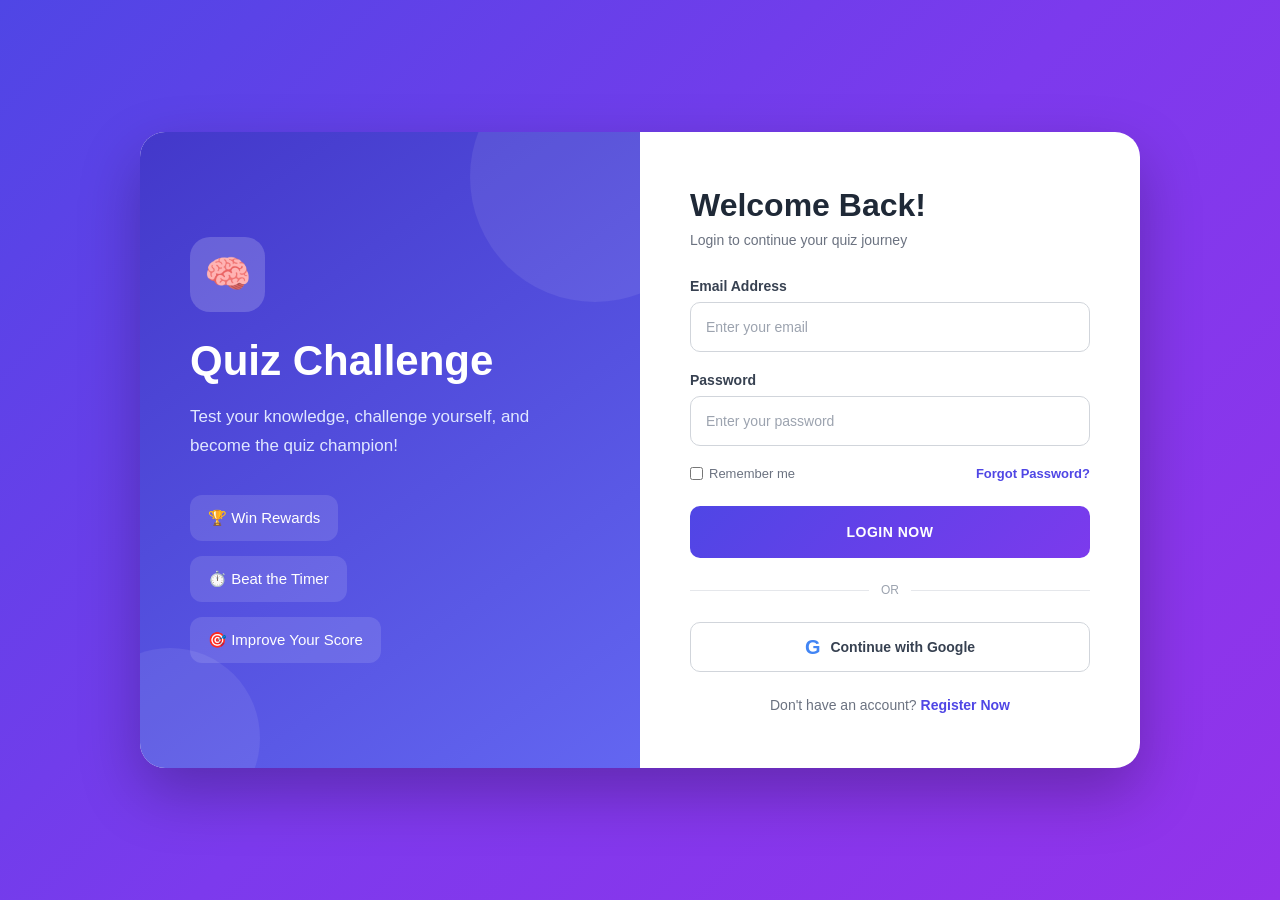
<file: index.html>
<!DOCTYPE html>
<html lang="en">
<head>
    <meta charset="UTF-8">
    <meta name="viewport" content="width=device-width, initial-scale=1.0">

    <title>Quiz Challenge - Login</title>

    <link rel="stylesheet" href="style.css">
</head>

<body>

    <div class="login-container">

        <!-- Left Side -->
        <div class="quiz-info">

            <div class="logo">🧠</div>

            <h1>Quiz Challenge</h1>

            <p>
                Test your knowledge, challenge yourself,
                and become the quiz champion!
            </p>

            <div class="features">
                <div>🏆 Win Rewards</div>
                <div>⏱️ Beat the Timer</div>
                <div>🎯 Improve Your Score</div>
            </div>

        </div>


        <!-- Right Side -->
        <div class="login-box">

            <h2>Welcome Back!</h2>

            <p class="subtitle">
                Login to continue your quiz journey
            </p>


            <!-- Login Form -->
            <form onsubmit="return loginUser()">

                <!-- Email -->
                <div class="input-group">

                    <label for="email">
                        Email Address
                    </label>

                    <input
                        type="email"
                        id="email"
                        placeholder="Enter your email"
                        required
                    >

                </div>


                <!-- Password -->
                <div class="input-group">

                    <label for="password">
                        Password
                    </label>

                    <input
                        type="password"
                        id="password"
                        placeholder="Enter your password"
                        required
                    >

                </div>


                <!-- Options -->
                <div class="login-options">

                    <label class="remember">

                        <input type="checkbox">

                        Remember me

                    </label>

                    <a href="#">
                        Forgot Password?
                    </a>

                </div>


                <!-- Login Button -->
                <button
                    type="submit"
                    class="login-btn"
                >
                    LOGIN NOW
                </button>

            </form>


            <!-- Divider -->
            <div class="divider">
                <span>OR</span>
            </div>


            <!-- Google Login -->
            <button
                type="button"
                class="google-btn"
            >
                <span>G</span>
                Continue with Google
            </button>


            <!-- Register -->
            <p class="register">

                Don't have an account?

                <a href="register.html">
                    Register Now
                </a>

            </p>

        </div>

    </div>


    <!-- Login JavaScript -->
    <script>

        function loginUser() {

            // Get entered values
            const email =
                document.getElementById("email").value.trim();

            const password =
                document.getElementById("password").value;


            // Correct login details
            const correctEmail = "abc@gmail.com";
            const correctPassword = "1234";


            // Check login
            if (
                email === correctEmail &&
                password === correctPassword
            ) {

                alert("Login successful! Welcome to Quiz Challenge.");

                // Open dashboard
                window.location.href = "dashboard.html";

            } else {

                alert("Invalid email or password!");

            }


            // Prevent form refresh
            return false;

        }

    </script>

</body>
</html>
</file>
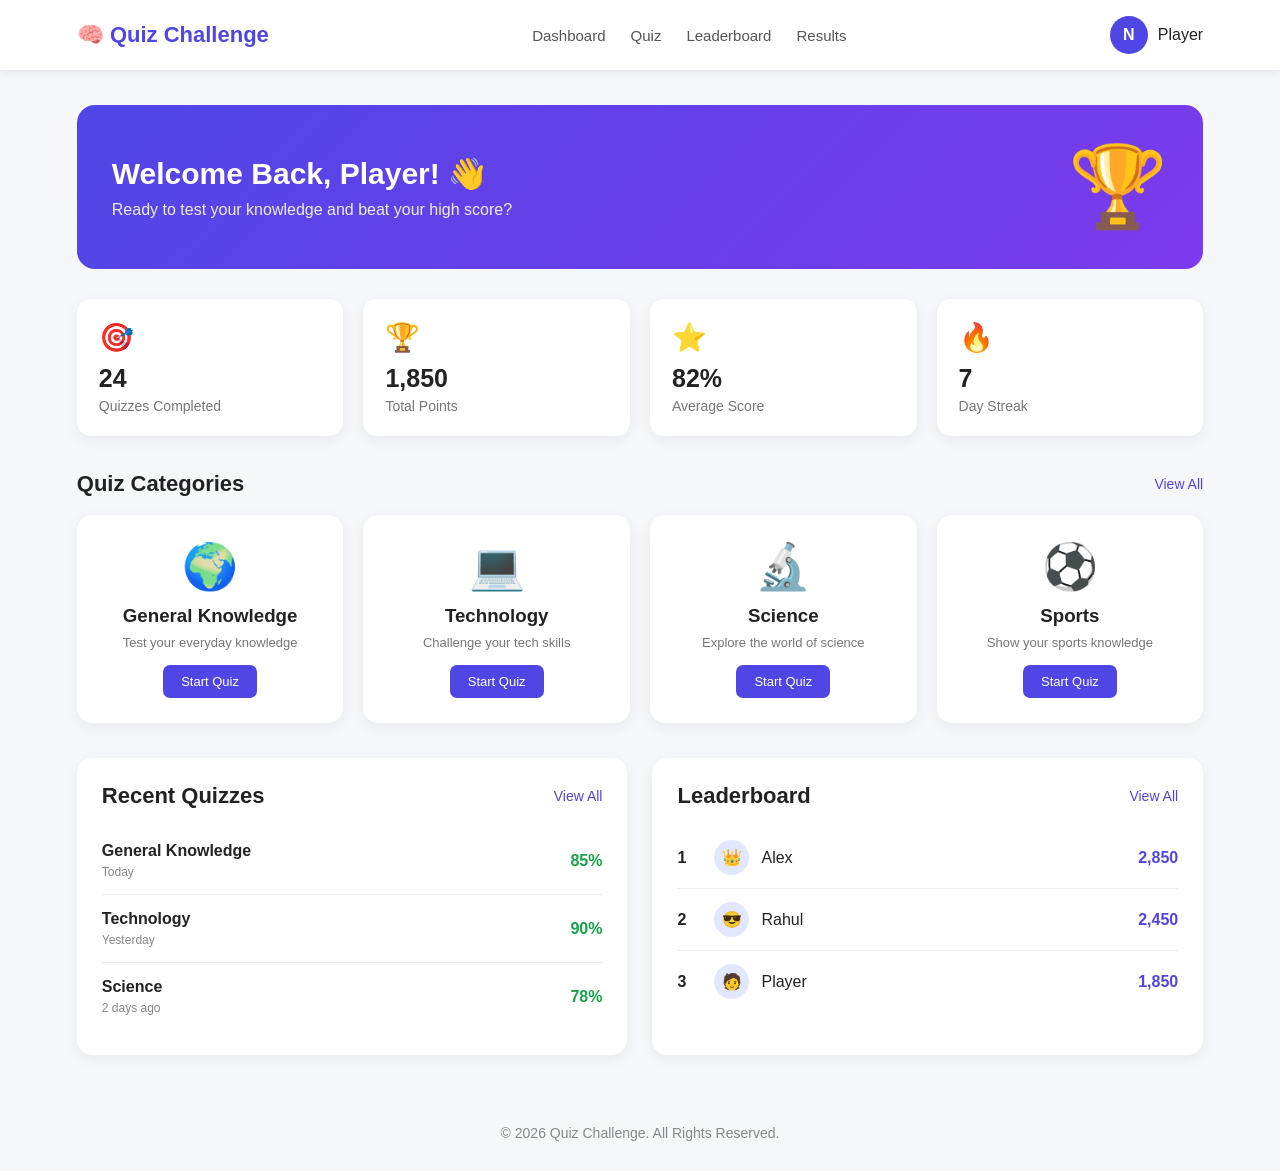
<file: dashboard.html>
<!DOCTYPE html>
<html lang="en">
<head>
    <meta charset="UTF-8">
    <meta name="viewport" content="width=device-width, initial-scale=1.0">
    <title>Quiz Challenge - Dashboard</title>

    <style>
        * {
            margin: 0;
            padding: 0;
            box-sizing: border-box;
            font-family: Arial, sans-serif;
        }

        body {
            background: #f5f7fb;
            color: #222;
        }

        /* Navbar */
        .navbar {
            height: 70px;
            background: #ffffff;
            display: flex;
            align-items: center;
            justify-content: space-between;
            padding: 0 6%;
            box-shadow: 0 2px 10px rgba(0,0,0,0.08);
        }

        .logo {
            font-size: 22px;
            font-weight: bold;
            color: #4f46e5;
        }

        .nav-links {
            display: flex;
            align-items: center;
            gap: 25px;
        }

        .nav-links a {
            text-decoration: none;
            color: #555;
            font-size: 15px;
        }

        .nav-links a:hover {
            color: #4f46e5;
        }

        .profile {
            display: flex;
            align-items: center;
            gap: 10px;
        }

        .profile-icon {
            width: 38px;
            height: 38px;
            border-radius: 50%;
            background: #4f46e5;
            color: white;
            display: flex;
            justify-content: center;
            align-items: center;
            font-weight: bold;
        }

        /* Main */
        .container {
            width: 88%;
            max-width: 1200px;
            margin: 35px auto;
        }

        /* Welcome */
        .welcome {
            background: linear-gradient(135deg, #4f46e5, #7c3aed);
            color: white;
            padding: 35px;
            border-radius: 18px;
            display: flex;
            justify-content: space-between;
            align-items: center;
            margin-bottom: 30px;
        }

        .welcome h1 {
            font-size: 30px;
            margin-bottom: 10px;
        }

        .welcome p {
            opacity: 0.9;
        }

        .welcome-icon {
            font-size: 80px;
        }

        /* Stats */
        .stats {
            display: grid;
            grid-template-columns: repeat(4, 1fr);
            gap: 20px;
            margin-bottom: 35px;
        }

        .stat-card {
            background: white;
            padding: 22px;
            border-radius: 14px;
            box-shadow: 0 4px 15px rgba(0,0,0,0.06);
        }

        .stat-icon {
            font-size: 28px;
            margin-bottom: 10px;
        }

        .stat-card h2 {
            font-size: 25px;
            margin-bottom: 5px;
        }

        .stat-card p {
            color: #777;
            font-size: 14px;
        }

        /* Section title */
        .section-title {
            display: flex;
            justify-content: space-between;
            align-items: center;
            margin-bottom: 18px;
        }

        .section-title h2 {
            font-size: 22px;
        }

        .section-title a {
            color: #4f46e5;
            text-decoration: none;
            font-size: 14px;
        }

        /* Categories */
        .categories {
            display: grid;
            grid-template-columns: repeat(4, 1fr);
            gap: 20px;
            margin-bottom: 35px;
        }

        .category-card {
            background: white;
            padding: 25px;
            border-radius: 15px;
            text-align: center;
            box-shadow: 0 4px 15px rgba(0,0,0,0.06);
            transition: 0.3s;
        }

        .category-card:hover {
            transform: translateY(-5px);
            box-shadow: 0 8px 20px rgba(0,0,0,0.1);
        }

        .category-icon {
            font-size: 45px;
            margin-bottom: 12px;
        }

        .category-card h3 {
            margin-bottom: 8px;
        }

        .category-card p {
            color: #777;
            font-size: 13px;
            margin-bottom: 15px;
        }

        .start-btn {
            display: inline-block;
            padding: 9px 18px;
            background: #4f46e5;
            color: white;
            border-radius: 7px;
            text-decoration: none;
            font-size: 13px;
        }

        .start-btn:hover {
            background: #4338ca;
        }

        /* Bottom section */
        .bottom-section {
            display: grid;
            grid-template-columns: 1fr 1fr;
            gap: 25px;
        }

        .box {
            background: white;
            padding: 25px;
            border-radius: 15px;
            box-shadow: 0 4px 15px rgba(0,0,0,0.06);
        }

        /* Recent quiz */
        .quiz-item {
            display: flex;
            justify-content: space-between;
            align-items: center;
            padding: 15px 0;
            border-bottom: 1px solid #eee;
        }

        .quiz-item:last-child {
            border-bottom: none;
        }

        .quiz-name {
            font-weight: bold;
        }

        .quiz-date {
            color: #888;
            font-size: 12px;
            margin-top: 5px;
        }

        .score {
            font-weight: bold;
            color: #16a34a;
        }

        /* Leaderboard */
        .leader {
            display: flex;
            align-items: center;
            justify-content: space-between;
            padding: 13px 0;
            border-bottom: 1px solid #eee;
        }

        .leader:last-child {
            border-bottom: none;
        }

        .leader-info {
            display: flex;
            align-items: center;
            gap: 12px;
        }

        .rank {
            font-weight: bold;
            width: 25px;
        }

        .leader-avatar {
            width: 35px;
            height: 35px;
            border-radius: 50%;
            background: #e0e7ff;
            display: flex;
            justify-content: center;
            align-items: center;
        }

        .points {
            font-weight: bold;
            color: #4f46e5;
        }

        /* Footer */
        footer {
            text-align: center;
            padding: 30px;
            margin-top: 40px;
            color: #888;
            font-size: 14px;
        }

        /* Responsive */
        @media (max-width: 900px) {
            .stats {
                grid-template-columns: repeat(2, 1fr);
            }

            .categories {
                grid-template-columns: repeat(2, 1fr);
            }
        }

        @media (max-width: 650px) {
            .navbar {
                padding: 0 20px;
            }

            .nav-links {
                display: none;
            }

            .container {
                width: 92%;
            }

            .welcome {
                padding: 25px;
            }

            .welcome h1 {
                font-size: 24px;
            }

            .welcome-icon {
                font-size: 50px;
            }

            .stats {
                grid-template-columns: 1fr 1fr;
                gap: 12px;
            }

            .categories {
                grid-template-columns: 1fr;
            }

            .bottom-section {
                grid-template-columns: 1fr;
            }
        }
    </style>
</head>

<body>

    <!-- Navbar -->
    <nav class="navbar">

        <div class="logo">
            🧠 Quiz Challenge
        </div>

        <div class="nav-links">
            <a href="dashboard.html">Dashboard</a>
            <a href="quiz.html">Quiz</a>
            <a href="leaderboard.html">Leaderboard</a>
            <a href="result.html">Results</a>
        </div>

        <div class="profile">
            <div class="profile-icon">N</div>
            <span>Player</span>
        </div>

    </nav>


    <!-- Main Content -->
    <main class="container">

        <!-- Welcome -->
        <section class="welcome">

            <div>
                <h1>Welcome Back, Player! 👋</h1>
                <p>Ready to test your knowledge and beat your high score?</p>
            </div>

            <div class="welcome-icon">
                🏆
            </div>

        </section>


        <!-- Statistics -->
        <section class="stats">

            <div class="stat-card">
                <div class="stat-icon">🎯</div>
                <h2>24</h2>
                <p>Quizzes Completed</p>
            </div>

            <div class="stat-card">
                <div class="stat-icon">🏆</div>
                <h2>1,850</h2>
                <p>Total Points</p>
            </div>

            <div class="stat-card">
                <div class="stat-icon">⭐</div>
                <h2>82%</h2>
                <p>Average Score</p>
            </div>

            <div class="stat-card">
                <div class="stat-icon">🔥</div>
                <h2>7</h2>
                <p>Day Streak</p>
            </div>

        </section>


        <!-- Quiz Categories -->
        <section>

            <div class="section-title">
                <h2>Quiz Categories</h2>
                <a href="quiz.html">View All</a>
            </div>

            <div class="categories">

                <div class="category-card">
                    <div class="category-icon">🌍</div>
                    <h3>General Knowledge</h3>
                    <p>Test your everyday knowledge</p>
                    <a href="quiz.html" class="start-btn">Start Quiz</a>
                </div>

                <div class="category-card">
                    <div class="category-icon">💻</div>
                    <h3>Technology</h3>
                    <p>Challenge your tech skills</p>
                    <a href="quiz.html" class="start-btn">Start Quiz</a>
                </div>

                <div class="category-card">
                    <div class="category-icon">🔬</div>
                    <h3>Science</h3>
                    <p>Explore the world of science</p>
                    <a href="quiz.html" class="start-btn">Start Quiz</a>
                </div>

                <div class="category-card">
                    <div class="category-icon">⚽</div>
                    <h3>Sports</h3>
                    <p>Show your sports knowledge</p>
                    <a href="quiz.html" class="start-btn">Start Quiz</a>
                </div>

            </div>

        </section>


        <!-- Bottom Section -->
        <section class="bottom-section">

            <!-- Recent Quizzes -->
            <div class="box">

                <div class="section-title">
                    <h2>Recent Quizzes</h2>
                    <a href="result.html">View All</a>
                </div>

                <div class="quiz-item">
                    <div>
                        <div class="quiz-name">General Knowledge</div>
                        <div class="quiz-date">Today</div>
                    </div>
                    <div class="score">85%</div>
                </div>

                <div class="quiz-item">
                    <div>
                        <div class="quiz-name">Technology</div>
                        <div class="quiz-date">Yesterday</div>
                    </div>
                    <div class="score">90%</div>
                </div>

                <div class="quiz-item">
                    <div>
                        <div class="quiz-name">Science</div>
                        <div class="quiz-date">2 days ago</div>
                    </div>
                    <div class="score">78%</div>
                </div>

            </div>


            <!-- Leaderboard -->
            <div class="box">

                <div class="section-title">
                    <h2>Leaderboard</h2>
                    <a href="leaderboard.html">View All</a>
                </div>

                <div class="leader">
                    <div class="leader-info">
                        <span class="rank">1</span>
                        <div class="leader-avatar">👑</div>
                        <span>Alex</span>
                    </div>
                    <span class="points">2,850</span>
                </div>

                <div class="leader">
                    <div class="leader-info">
                        <span class="rank">2</span>
                        <div class="leader-avatar">😎</div>
                        <span>Rahul</span>
                    </div>
                    <span class="points">2,450</span>
                </div>

                <div class="leader">
                    <div class="leader-info">
                        <span class="rank">3</span>
                        <div class="leader-avatar">🧑</div>
                        <span>Player</span>
                    </div>
                    <span class="points">1,850</span>
                </div>

            </div>

        </section>

    </main>


    <!-- Footer -->
    <footer>
        © 2026 Quiz Challenge. All Rights Reserved.
    </footer>

</body>
</html>
</file>
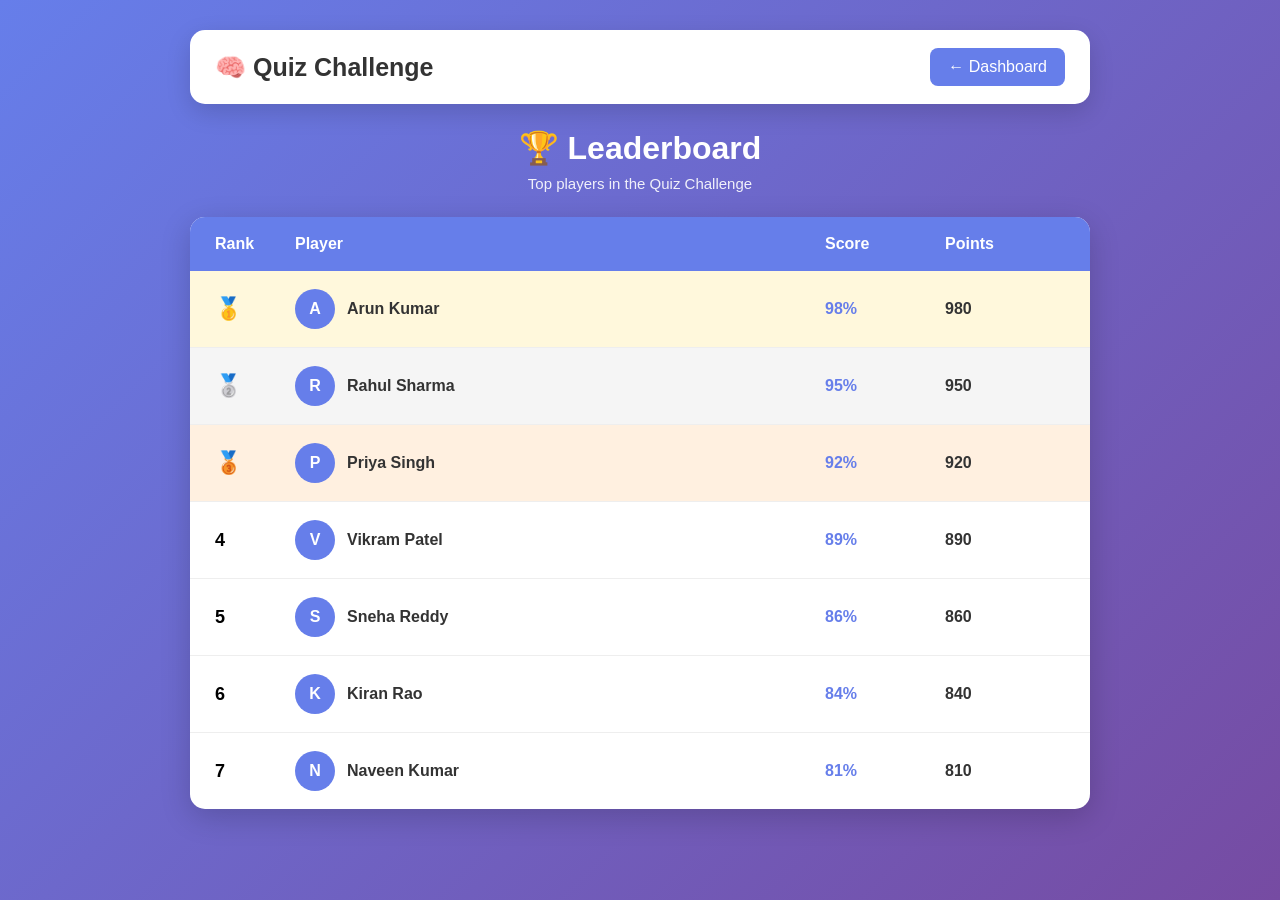
<file: leaderboard.html>
<!DOCTYPE html>
<html lang="en">
<head>
    <meta charset="UTF-8">
    <meta name="viewport" content="width=device-width, initial-scale=1.0">
    <title>Quiz Challenge - Leaderboard</title>

    <style>
        * {
            margin: 0;
            padding: 0;
            box-sizing: border-box;
            font-family: Arial, sans-serif;
        }

        body {
            min-height: 100vh;
            background: linear-gradient(135deg, #667eea, #764ba2);
            padding: 30px 15px;
        }

        .container {
            width: 100%;
            max-width: 900px;
            margin: auto;
        }

        /* Header */
        .header {
            display: flex;
            justify-content: space-between;
            align-items: center;
            background: white;
            padding: 18px 25px;
            border-radius: 15px;
            margin-bottom: 25px;
            box-shadow: 0 8px 25px rgba(0, 0, 0, 0.15);
        }

        .header h1 {
            color: #333;
            font-size: 25px;
        }

        .back-btn {
            text-decoration: none;
            background: #667eea;
            color: white;
            padding: 10px 18px;
            border-radius: 8px;
            transition: 0.3s;
        }

        .back-btn:hover {
            background: #4f63c5;
        }

        /* Title */
        .title {
            text-align: center;
            color: white;
            margin-bottom: 25px;
        }

        .title h2 {
            font-size: 32px;
            margin-bottom: 8px;
        }

        .title p {
            font-size: 15px;
            opacity: 0.9;
        }

        /* Leaderboard */
        .leaderboard {
            background: white;
            border-radius: 15px;
            overflow: hidden;
            box-shadow: 0 8px 30px rgba(0, 0, 0, 0.18);
        }

        .table-header,
        .player {
            display: grid;
            grid-template-columns: 80px 1fr 120px 120px;
            align-items: center;
            padding: 18px 25px;
        }

        .table-header {
            background: #667eea;
            color: white;
            font-weight: bold;
        }

        .player {
            border-bottom: 1px solid #eee;
            transition: 0.3s;
        }

        .player:hover {
            background: #f5f6ff;
        }

        .player:last-child {
            border-bottom: none;
        }

        .rank {
            font-weight: bold;
            font-size: 18px;
        }

        .player-name {
            display: flex;
            align-items: center;
            gap: 12px;
            font-weight: bold;
            color: #333;
        }

        .avatar {
            width: 40px;
            height: 40px;
            border-radius: 50%;
            background: #667eea;
            color: white;
            display: flex;
            align-items: center;
            justify-content: center;
            font-weight: bold;
        }

        .score {
            font-weight: bold;
            color: #667eea;
        }

        .points {
            font-weight: bold;
            color: #333;
        }

        /* Top 3 */
        .first {
            background: #fff8dc;
        }

        .second {
            background: #f5f5f5;
        }

        .third {
            background: #fff0e0;
        }

        .medal {
            font-size: 22px;
        }

        /* Responsive */
        @media (max-width: 600px) {

            body {
                padding: 15px 10px;
            }

            .header {
                padding: 15px;
            }

            .header h1 {
                font-size: 20px;
            }

            .back-btn {
                padding: 8px 12px;
                font-size: 13px;
            }

            .title h2 {
                font-size: 26px;
            }

            .table-header,
            .player {
                grid-template-columns: 55px 1fr 70px 70px;
                padding: 15px 12px;
                font-size: 13px;
            }

            .avatar {
                width: 32px;
                height: 32px;
                font-size: 12px;
            }

            .player-name {
                gap: 7px;
            }
        }
    </style>
</head>

<body>

    <div class="container">

        <!-- Header -->
        <div class="header">
            <h1>🧠 Quiz Challenge</h1>

            <a href="dashboard.html" class="back-btn">
                ← Dashboard
            </a>
        </div>

        <!-- Page Title -->
        <div class="title">
            <h2>🏆 Leaderboard</h2>
            <p>Top players in the Quiz Challenge</p>
        </div>

        <!-- Leaderboard -->
        <div class="leaderboard">

            <!-- Table Header -->
            <div class="table-header">
                <div>Rank</div>
                <div>Player</div>
                <div>Score</div>
                <div>Points</div>
            </div>

            <!-- Player 1 -->
            <div class="player first">
                <div class="rank medal">🥇</div>

                <div class="player-name">
                    <div class="avatar">A</div>
                    <span>Arun Kumar</span>
                </div>

                <div class="score">98%</div>
                <div class="points">980</div>
            </div>

            <!-- Player 2 -->
            <div class="player second">
                <div class="rank medal">🥈</div>

                <div class="player-name">
                    <div class="avatar">R</div>
                    <span>Rahul Sharma</span>
                </div>

                <div class="score">95%</div>
                <div class="points">950</div>
            </div>

            <!-- Player 3 -->
            <div class="player third">
                <div class="rank medal">🥉</div>

                <div class="player-name">
                    <div class="avatar">P</div>
                    <span>Priya Singh</span>
                </div>

                <div class="score">92%</div>
                <div class="points">920</div>
            </div>

            <!-- Player 4 -->
            <div class="player">
                <div class="rank">4</div>

                <div class="player-name">
                    <div class="avatar">V</div>
                    <span>Vikram Patel</span>
                </div>

                <div class="score">89%</div>
                <div class="points">890</div>
            </div>

            <!-- Player 5 -->
            <div class="player">
                <div class="rank">5</div>

                <div class="player-name">
                    <div class="avatar">S</div>
                    <span>Sneha Reddy</span>
                </div>

                <div class="score">86%</div>
                <div class="points">860</div>
            </div>

            <!-- Player 6 -->
            <div class="player">
                <div class="rank">6</div>

                <div class="player-name">
                    <div class="avatar">K</div>
                    <span>Kiran Rao</span>
                </div>

                <div class="score">84%</div>
                <div class="points">840</div>
            </div>

            <!-- Player 7 -->
            <div class="player">
                <div class="rank">7</div>

                <div class="player-name">
                    <div class="avatar">N</div>
                    <span>Naveen Kumar</span>
                </div>

                <div class="score">81%</div>
                <div class="points">810</div>
            </div>

        </div>

    </div>

</body>
</html>
</file>
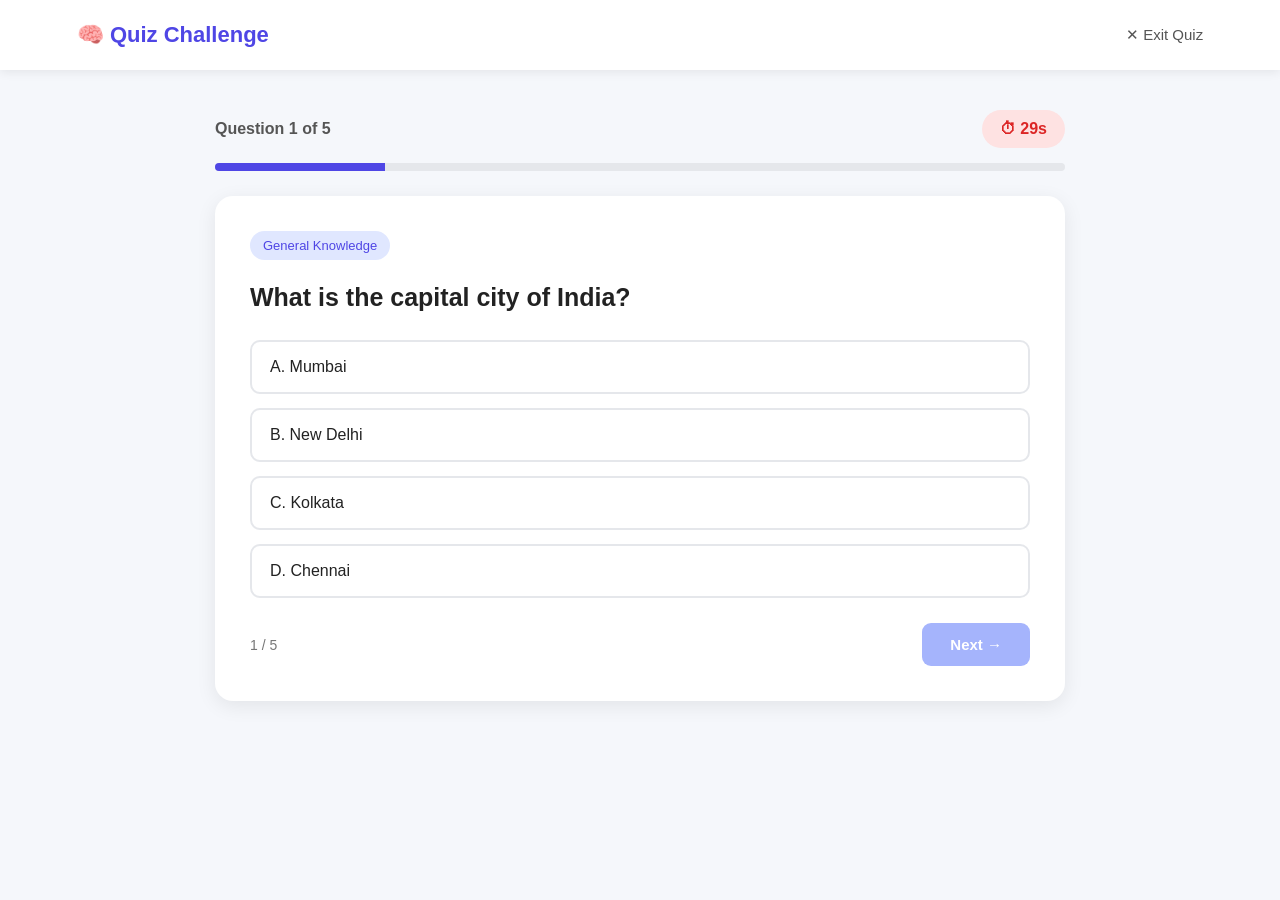
<file: quiz.html>
<!DOCTYPE html>
<html lang="en">
<head>
    <meta charset="UTF-8">
    <meta name="viewport" content="width=device-width, initial-scale=1.0">
    <title>Quiz Challenge - Quiz</title>

    <style>
        * {
            margin: 0;
            padding: 0;
            box-sizing: border-box;
            font-family: Arial, sans-serif;
        }

        body {
            min-height: 100vh;
            background: #f5f7fb;
            color: #222;
        }

        /* Navbar */
        .navbar {
            height: 70px;
            background: #ffffff;
            display: flex;
            justify-content: space-between;
            align-items: center;
            padding: 0 6%;
            box-shadow: 0 2px 10px rgba(0, 0, 0, 0.08);
        }

        .logo {
            color: #4f46e5;
            font-size: 22px;
            font-weight: bold;
        }

        .exit-btn {
            text-decoration: none;
            color: #555;
            font-size: 15px;
        }

        .exit-btn:hover {
            color: #ef4444;
        }

        /* Main */
        .quiz-container {
            width: 90%;
            max-width: 850px;
            margin: 40px auto;
        }

        /* Quiz Header */
        .quiz-header {
            display: flex;
            justify-content: space-between;
            align-items: center;
            margin-bottom: 15px;
        }

        .question-number {
            font-size: 16px;
            font-weight: bold;
            color: #555;
        }

        .timer {
            background: #fee2e2;
            color: #dc2626;
            padding: 10px 18px;
            border-radius: 20px;
            font-weight: bold;
        }

        /* Progress */
        .progress-container {
            width: 100%;
            height: 8px;
            background: #e5e7eb;
            border-radius: 10px;
            overflow: hidden;
            margin-bottom: 25px;
        }

        .progress-bar {
            width: 20%;
            height: 100%;
            background: #4f46e5;
            transition: width 0.3s ease;
        }

        /* Quiz Card */
        .quiz-card {
            background: #ffffff;
            padding: 35px;
            border-radius: 18px;
            box-shadow: 0 5px 20px rgba(0, 0, 0, 0.08);
        }

        .category {
            display: inline-block;
            background: #e0e7ff;
            color: #4f46e5;
            padding: 7px 13px;
            border-radius: 20px;
            font-size: 13px;
            margin-bottom: 20px;
        }

        .question {
            font-size: 25px;
            line-height: 1.4;
            margin-bottom: 25px;
        }

        /* Answers */
        .answers {
            display: flex;
            flex-direction: column;
            gap: 14px;
        }

        .answer {
            padding: 16px 18px;
            border: 2px solid #e5e7eb;
            border-radius: 10px;
            background: #ffffff;
            cursor: pointer;
            transition: 0.2s;
            font-size: 16px;
        }

        .answer:hover {
            border-color: #4f46e5;
            background: #f5f3ff;
        }

        .answer.selected {
            border-color: #4f46e5;
            background: #eef2ff;
        }

        .answer.correct {
            border-color: #16a34a;
            background: #dcfce7;
        }

        .answer.wrong {
            border-color: #dc2626;
            background: #fee2e2;
        }

        /* Footer Controls */
        .quiz-controls {
            display: flex;
            justify-content: space-between;
            align-items: center;
            margin-top: 25px;
        }

        .question-count {
            color: #777;
            font-size: 14px;
        }

        .next-btn {
            border: none;
            background: #4f46e5;
            color: white;
            padding: 13px 28px;
            border-radius: 9px;
            font-size: 15px;
            font-weight: bold;
            cursor: pointer;
        }

        .next-btn:hover {
            background: #4338ca;
        }

        .next-btn:disabled {
            background: #a5b4fc;
            cursor: not-allowed;
        }

        /* Result */
        .result {
            display: none;
            text-align: center;
            background: white;
            padding: 45px 30px;
            border-radius: 18px;
            box-shadow: 0 5px 20px rgba(0, 0, 0, 0.08);
        }

        .result-icon {
            font-size: 70px;
            margin-bottom: 15px;
        }

        .result h1 {
            margin-bottom: 10px;
        }

        .result p {
            color: #777;
            margin-bottom: 25px;
        }

        .score-display {
            font-size: 40px;
            font-weight: bold;
            color: #4f46e5;
            margin-bottom: 25px;
        }

        .dashboard-btn {
            display: inline-block;
            text-decoration: none;
            background: #4f46e5;
            color: white;
            padding: 13px 25px;
            border-radius: 9px;
        }

        /* Mobile */
        @media (max-width: 600px) {

            .navbar {
                padding: 0 20px;
            }

            .quiz-container {
                width: 94%;
                margin: 25px auto;
            }

            .quiz-card {
                padding: 22px;
            }

            .question {
                font-size: 21px;
            }

            .quiz-header {
                gap: 10px;
            }

            .timer {
                padding: 8px 12px;
            }
        }
    </style>
</head>

<body>

    <!-- Navbar -->
    <nav class="navbar">

        <div class="logo">
            🧠 Quiz Challenge
        </div>

        <a href="dashboard.html" class="exit-btn">
            ✕ Exit Quiz
        </a>

    </nav>


    <!-- Quiz -->
    <main class="quiz-container" id="quizContainer">

        <div class="quiz-header">

            <div class="question-number" id="questionNumber">
                Question 1 of 5
            </div>

            <div class="timer">
                ⏱ <span id="timer">30</span>s
            </div>

        </div>


        <!-- Progress Bar -->
        <div class="progress-container">
            <div class="progress-bar" id="progressBar"></div>
        </div>


        <!-- Quiz Card -->
        <div class="quiz-card">

            <span class="category">
                General Knowledge
            </span>

            <h2 class="question" id="question">
                What is the capital city of India?
            </h2>


            <div class="answers" id="answers">

                <!-- Answers generated by JavaScript -->

            </div>


            <div class="quiz-controls">

                <span class="question-count" id="questionCount">
                    1 / 5
                </span>

                <button class="next-btn" id="nextBtn" disabled>
                    Next →
                </button>

            </div>

        </div>

    </main>


    <!-- Result -->
    <section class="quiz-container">

        <div class="result" id="result">

            <div class="result-icon">
                🏆
            </div>

            <h1>Quiz Completed!</h1>

            <p>Great job! Here is your final score.</p>

            <div class="score-display" id="finalScore">
                0 / 5
            </div>

            <a href="dashboard.html" class="dashboard-btn">
                Back to Dashboard
            </a>

        </div>

    </section>


    <script>

        /* Questions */

        const questions = [
            {
                question: "What is the capital city of India?",
                answers: [
                    "Mumbai",
                    "New Delhi",
                    "Kolkata",
                    "Chennai"
                ],
                correct: 1
            },

            {
                question: "Which planet is known as the Red Planet?",
                answers: [
                    "Earth",
                    "Venus",
                    "Mars",
                    "Jupiter"
                ],
                correct: 2
            },

            {
                question: "How many continents are there in the world?",
                answers: [
                    "5",
                    "6",
                    "7",
                    "8"
                ],
                correct: 2
            },

            {
                question: "Which language is used to structure a web page?",
                answers: [
                    "HTML",
                    "Python",
                    "C++",
                    "Java"
                ],
                correct: 0
            },

            {
                question: "Which is the largest ocean in the world?",
                answers: [
                    "Atlantic Ocean",
                    "Indian Ocean",
                    "Arctic Ocean",
                    "Pacific Ocean"
                ],
                correct: 3
            }
        ];


        /* Variables */

        let currentQuestion = 0;
        let score = 0;
        let selectedAnswer = null;

        let timeLeft = 30;
        let timerInterval;


        /* Elements */

        const questionElement =
            document.getElementById("question");

        const answersElement =
            document.getElementById("answers");

        const questionNumberElement =
            document.getElementById("questionNumber");

        const questionCountElement =
            document.getElementById("questionCount");

        const progressBar =
            document.getElementById("progressBar");

        const timerElement =
            document.getElementById("timer");

        const nextButton =
            document.getElementById("nextBtn");

        const quizContainer =
            document.getElementById("quizContainer");

        const resultElement =
            document.getElementById("result");

        const finalScore =
            document.getElementById("finalScore");


        /* Load Question */

        function loadQuestion() {

            selectedAnswer = null;

            nextButton.disabled = true;

            const question = questions[currentQuestion];

            questionElement.textContent =
                question.question;

            questionNumberElement.textContent =
                `Question ${currentQuestion + 1} of ${questions.length}`;

            questionCountElement.textContent =
                `${currentQuestion + 1} / ${questions.length}`;

            progressBar.style.width =
                `${((currentQuestion + 1) / questions.length) * 100}%`;


            answersElement.innerHTML = "";


            question.answers.forEach((answer, index) => {

                const answerButton =
                    document.createElement("div");

                answerButton.classList.add("answer");

                answerButton.textContent =
                    `${String.fromCharCode(65 + index)}. ${answer}`;

                answerButton.addEventListener(
                    "click",
                    () => selectAnswer(answerButton, index)
                );

                answersElement.appendChild(answerButton);

            });


            startTimer();
        }


        /* Select Answer */

        function selectAnswer(element, index) {

            if (selectedAnswer !== null) {
                return;
            }

            selectedAnswer = index;

            const correctAnswer =
                questions[currentQuestion].correct;

            const allAnswers =
                document.querySelectorAll(".answer");


            allAnswers.forEach((answer, i) => {

                answer.style.pointerEvents = "none";

                if (i === correctAnswer) {
                    answer.classList.add("correct");
                }

            });


            if (index === correctAnswer) {

                score++;

            } else {

                element.classList.add("wrong");

            }

            nextButton.disabled = false;
        }


        /* Next Question */

        nextButton.addEventListener("click", function () {

            currentQuestion++;

            if (currentQuestion < questions.length) {

                loadQuestion();

            } else {

                showResult();

            }

        });


        /* Timer */

        function startTimer() {

            clearInterval(timerInterval);

            timeLeft = 30;

            timerElement.textContent = timeLeft;


            timerInterval = setInterval(() => {

                timeLeft--;

                timerElement.textContent = timeLeft;


                if (timeLeft <= 0) {

                    clearInterval(timerInterval);

                    selectedAnswer = -1;

                    nextButton.disabled = false;

                    const correctAnswer =
                        questions[currentQuestion].correct;

                    const allAnswers =
                        document.querySelectorAll(".answer");

                    allAnswers.forEach((answer, i) => {

                        answer.style.pointerEvents = "none";

                        if (i === correctAnswer) {
                            answer.classList.add("correct");
                        }

                    });

                }

            }, 1000);
        }


        /* Show Result */

        function showResult() {

            clearInterval(timerInterval);

            quizContainer.style.display = "none";

            resultElement.style.display = "block";

            finalScore.textContent =
                `${score} / ${questions.length}`;

        }


        /* Start Quiz */

        loadQuestion();

    </script>

</body>
</html>
</file>
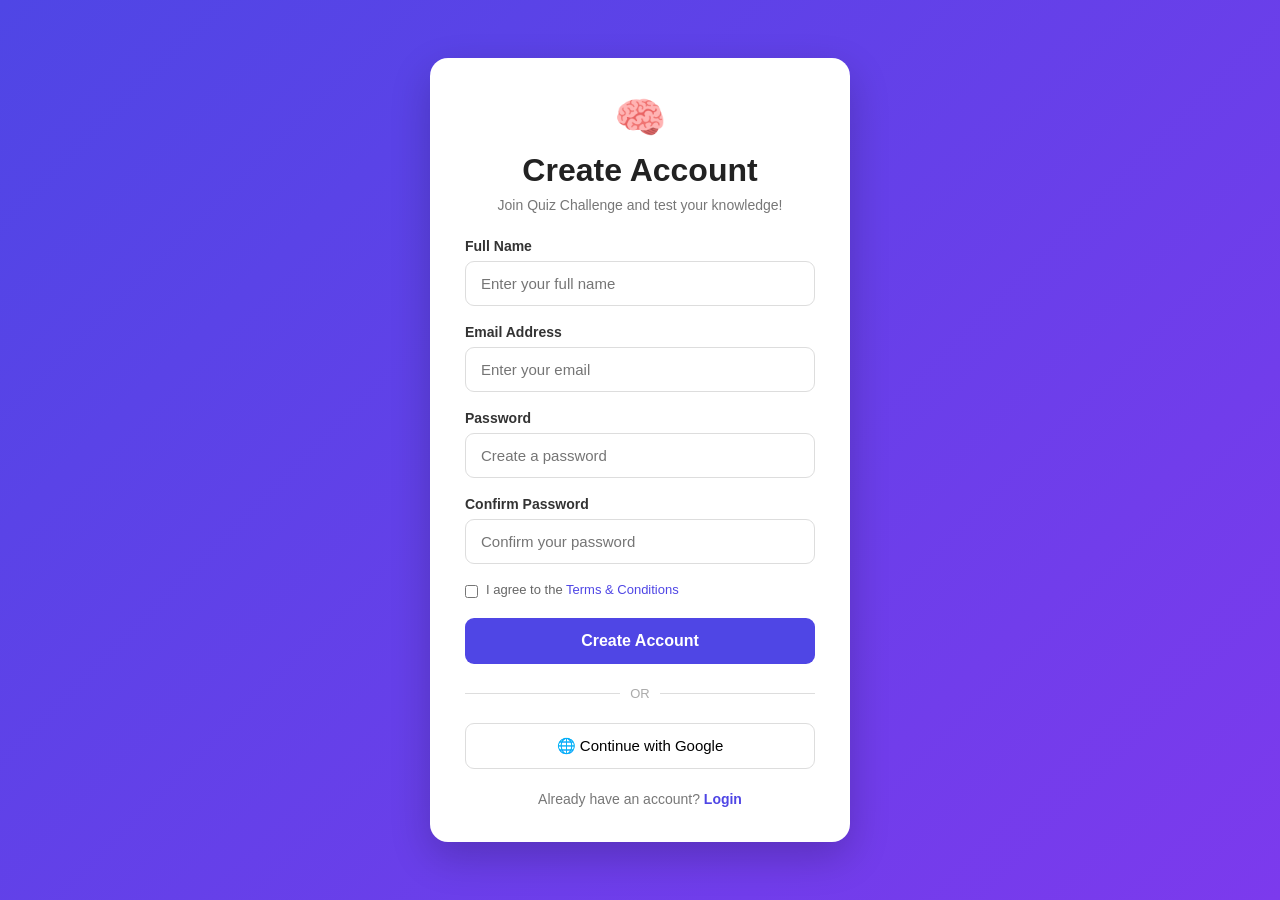
<file: register.html>
<!DOCTYPE html>
<html lang="en">
<head>
    <meta charset="UTF-8">
    <meta name="viewport" content="width=device-width, initial-scale=1.0">
    <title>Quiz Challenge - Register</title>

    <style>
        * {
            margin: 0;
            padding: 0;
            box-sizing: border-box;
            font-family: Arial, sans-serif;
        }

        body {
            min-height: 100vh;
            display: flex;
            justify-content: center;
            align-items: center;
            background: linear-gradient(135deg, #4f46e5, #7c3aed);
            padding: 20px;
        }

        .register-container {
            width: 100%;
            max-width: 420px;
            background: #ffffff;
            padding: 35px;
            border-radius: 18px;
            box-shadow: 0 15px 40px rgba(0, 0, 0, 0.2);
        }

        .logo {
            text-align: center;
            font-size: 42px;
            margin-bottom: 10px;
        }

        h1 {
            text-align: center;
            color: #222;
            margin-bottom: 8px;
        }

        .subtitle {
            text-align: center;
            color: #777;
            font-size: 14px;
            margin-bottom: 25px;
        }

        .input-group {
            margin-bottom: 18px;
        }

        .input-group label {
            display: block;
            margin-bottom: 7px;
            font-size: 14px;
            font-weight: bold;
            color: #333;
        }

        .input-group input {
            width: 100%;
            padding: 13px 15px;
            border: 1px solid #ddd;
            border-radius: 9px;
            font-size: 15px;
            outline: none;
            transition: 0.3s;
        }

        .input-group input:focus {
            border-color: #4f46e5;
            box-shadow: 0 0 0 3px rgba(79, 70, 229, 0.1);
        }

        .terms {
            display: flex;
            align-items: flex-start;
            gap: 8px;
            margin: 5px 0 20px;
            font-size: 13px;
            color: #666;
        }

        .terms input {
            margin-top: 3px;
        }

        .terms a {
            color: #4f46e5;
            text-decoration: none;
        }

        .register-btn {
            width: 100%;
            padding: 14px;
            border: none;
            border-radius: 9px;
            background: #4f46e5;
            color: white;
            font-size: 16px;
            font-weight: bold;
            cursor: pointer;
            transition: 0.3s;
        }

        .register-btn:hover {
            background: #4338ca;
        }

        .divider {
            display: flex;
            align-items: center;
            gap: 10px;
            margin: 22px 0;
            color: #aaa;
            font-size: 13px;
        }

        .divider::before,
        .divider::after {
            content: "";
            flex: 1;
            height: 1px;
            background: #ddd;
        }

        .google-btn {
            width: 100%;
            padding: 13px;
            background: white;
            border: 1px solid #ddd;
            border-radius: 9px;
            font-size: 15px;
            cursor: pointer;
        }

        .google-btn:hover {
            background: #f7f7f7;
        }

        .login-text {
            text-align: center;
            margin-top: 22px;
            color: #777;
            font-size: 14px;
        }

        .login-text a {
            color: #4f46e5;
            font-weight: bold;
            text-decoration: none;
        }

        @media (max-width: 480px) {
            .register-container {
                padding: 25px 20px;
            }

            h1 {
                font-size: 25px;
            }
        }
    </style>
</head>

<body>

    <div class="register-container">

        <div class="logo">🧠</div>

        <h1>Create Account</h1>

        <p class="subtitle">
            Join Quiz Challenge and test your knowledge!
        </p>

        <form id="registerForm">

            <div class="input-group">
                <label for="name">Full Name</label>
                <input
                    type="text"
                    id="name"
                    placeholder="Enter your full name"
                    required
                >
            </div>

            <div class="input-group">
                <label for="email">Email Address</label>
                <input
                    type="email"
                    id="email"
                    placeholder="Enter your email"
                    required
                >
            </div>

            <div class="input-group">
                <label for="password">Password</label>
                <input
                    type="password"
                    id="password"
                    placeholder="Create a password"
                    required
                >
            </div>

            <div class="input-group">
                <label for="confirmPassword">Confirm Password</label>
                <input
                    type="password"
                    id="confirmPassword"
                    placeholder="Confirm your password"
                    required
                >
            </div>

            <div class="terms">
                <input type="checkbox" id="terms" required>

                <label for="terms">
                    I agree to the
                    <a href="#">Terms & Conditions</a>
                </label>
            </div>

            <button type="submit" class="register-btn">
                Create Account
            </button>

        </form>

        <div class="divider">OR</div>

        <button class="google-btn">
            🌐 Continue with Google
        </button>

        <p class="login-text">
            Already have an account?
            <a href="login.html">Login</a>
        </p>

    </div>

    <script>
        document.getElementById("registerForm").addEventListener("submit", function(event) {
            event.preventDefault();

            const password = document.getElementById("password").value;
            const confirmPassword = document.getElementById("confirmPassword").value;

            if (password !== confirmPassword) {
                alert("Passwords do not match!");
                return;
            }

            alert("Registration successful!");

            // Redirect to login page
            window.location.href = "login.html";
        });
    </script>

</body>
</html>
</file>
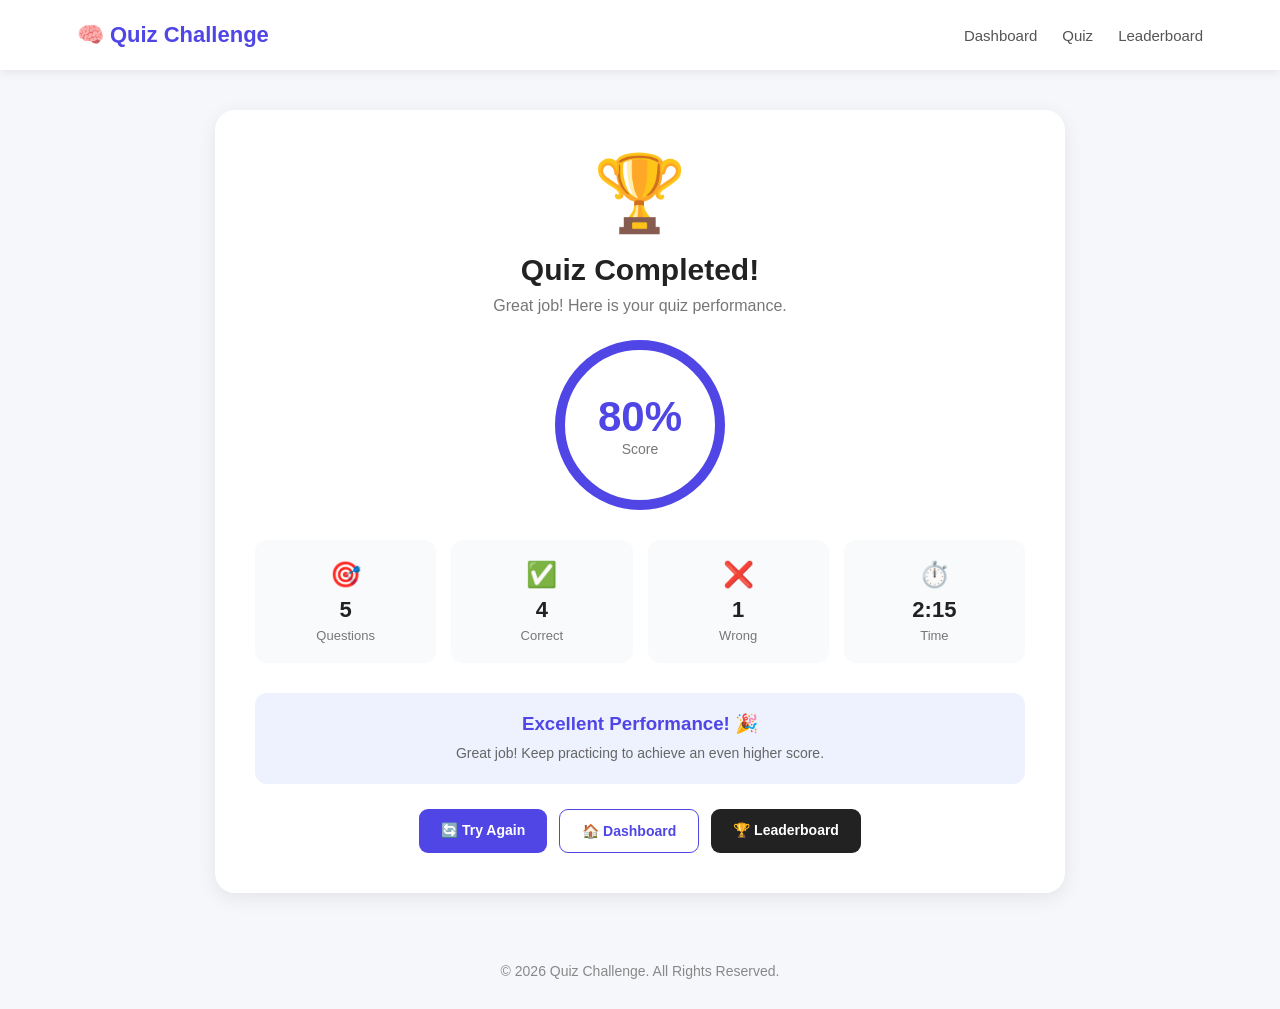
<file: result.html>
<!DOCTYPE html>
<html lang="en">
<head>
    <meta charset="UTF-8">
    <meta name="viewport" content="width=device-width, initial-scale=1.0">

    <title>Quiz Challenge - Result</title>

    <style>
        * {
            margin: 0;
            padding: 0;
            box-sizing: border-box;
            font-family: Arial, sans-serif;
        }

        body {
            min-height: 100vh;
            background: #f5f7fb;
            color: #222;
        }

        /* Navbar */

        .navbar {
            height: 70px;
            background: #ffffff;
            display: flex;
            align-items: center;
            justify-content: space-between;
            padding: 0 6%;
            box-shadow: 0 2px 10px rgba(0, 0, 0, 0.08);
        }

        .logo {
            color: #4f46e5;
            font-size: 22px;
            font-weight: bold;
        }

        .nav-links {
            display: flex;
            gap: 25px;
        }

        .nav-links a {
            text-decoration: none;
            color: #555;
            font-size: 15px;
        }

        .nav-links a:hover {
            color: #4f46e5;
        }

        /* Main */

        .result-container {
            width: 90%;
            max-width: 850px;
            margin: 40px auto;
        }

        /* Result Header */

        .result-card {
            background: #ffffff;
            border-radius: 20px;
            padding: 40px;
            text-align: center;
            box-shadow: 0 5px 20px rgba(0, 0, 0, 0.08);
        }

        .trophy {
            font-size: 75px;
            margin-bottom: 15px;
        }

        .result-card h1 {
            font-size: 30px;
            margin-bottom: 10px;
        }

        .result-message {
            color: #777;
            margin-bottom: 25px;
        }

        /* Score */

        .score-circle {
            width: 170px;
            height: 170px;
            border-radius: 50%;
            border: 10px solid #4f46e5;
            margin: 0 auto 30px;

            display: flex;
            flex-direction: column;
            justify-content: center;
            align-items: center;
        }

        .score-circle h2 {
            font-size: 42px;
            color: #4f46e5;
        }

        .score-circle p {
            color: #777;
            font-size: 14px;
        }

        /* Stats */

        .stats {
            display: grid;
            grid-template-columns: repeat(4, 1fr);
            gap: 15px;
            margin: 30px 0;
        }

        .stat {
            background: #f8fafc;
            padding: 20px 10px;
            border-radius: 12px;
        }

        .stat-icon {
            font-size: 25px;
            margin-bottom: 8px;
        }

        .stat h3 {
            font-size: 22px;
            margin-bottom: 5px;
        }

        .stat p {
            color: #777;
            font-size: 13px;
        }

        /* Performance */

        .performance {
            background: #eef2ff;
            padding: 20px;
            border-radius: 12px;
            margin-bottom: 25px;
        }

        .performance h3 {
            color: #4f46e5;
            margin-bottom: 8px;
        }

        .performance p {
            color: #666;
            font-size: 14px;
            line-height: 1.5;
        }

        /* Buttons */

        .buttons {
            display: flex;
            justify-content: center;
            gap: 12px;
            flex-wrap: wrap;
        }

        .btn {
            padding: 13px 22px;
            border-radius: 9px;
            text-decoration: none;
            font-size: 14px;
            font-weight: bold;
            transition: 0.2s;
        }

        .primary {
            background: #4f46e5;
            color: white;
        }

        .primary:hover {
            background: #4338ca;
        }

        .secondary {
            background: #ffffff;
            color: #4f46e5;
            border: 1px solid #4f46e5;
        }

        .secondary:hover {
            background: #eef2ff;
        }

        .dark {
            background: #222;
            color: white;
        }

        .dark:hover {
            background: #000;
        }

        /* Footer */

        footer {
            text-align: center;
            padding: 30px;
            color: #888;
            font-size: 14px;
        }

        /* Mobile */

        @media (max-width: 650px) {

            .navbar {
                padding: 0 20px;
            }

            .nav-links {
                display: none;
            }

            .result-container {
                width: 94%;
                margin: 25px auto;
            }

            .result-card {
                padding: 25px 18px;
            }

            .result-card h1 {
                font-size: 25px;
            }

            .score-circle {
                width: 145px;
                height: 145px;
            }

            .score-circle h2 {
                font-size: 35px;
            }

            .stats {
                grid-template-columns: repeat(2, 1fr);
            }

            .btn {
                width: 100%;
            }
        }
    </style>
</head>

<body>

    <!-- Navbar -->

    <nav class="navbar">

        <div class="logo">
            🧠 Quiz Challenge
        </div>

        <div class="nav-links">
            <a href="dashboard.html">Dashboard</a>
            <a href="quiz.html">Quiz</a>
            <a href="leaderboard.html">Leaderboard</a>
        </div>

    </nav>


    <!-- Result -->

    <main class="result-container">

        <div class="result-card">

            <div class="trophy">
                🏆
            </div>

            <h1>Quiz Completed!</h1>

            <p class="result-message">
                Great job! Here is your quiz performance.
            </p>


            <!-- Score Circle -->

            <div class="score-circle">

                <h2 id="percentage">
                    80%
                </h2>

                <p>Score</p>

            </div>


            <!-- Statistics -->

            <div class="stats">

                <div class="stat">

                    <div class="stat-icon">
                        🎯
                    </div>

                    <h3 id="totalQuestions">
                        5
                    </h3>

                    <p>
                        Questions
                    </p>

                </div>


                <div class="stat">

                    <div class="stat-icon">
                        ✅
                    </div>

                    <h3 id="correctAnswers">
                        4
                    </h3>

                    <p>
                        Correct
                    </p>

                </div>


                <div class="stat">

                    <div class="stat-icon">
                        ❌
                    </div>

                    <h3 id="wrongAnswers">
                        1
                    </h3>

                    <p>
                        Wrong
                    </p>

                </div>


                <div class="stat">

                    <div class="stat-icon">
                        ⏱️
                    </div>

                    <h3 id="timeTaken">
                        2:15
                    </h3>

                    <p>
                        Time
                    </p>

                </div>

            </div>


            <!-- Performance -->

            <div class="performance">

                <h3 id="performanceTitle">
                    Excellent Performance! 🎉
                </h3>

                <p id="performanceText">
                    You have a great knowledge base. Keep practicing
                    to achieve an even higher score!
                </p>

            </div>


            <!-- Buttons -->

            <div class="buttons">

                <a href="quiz.html" class="btn primary">
                    🔄 Try Again
                </a>

                <a href="dashboard.html" class="btn secondary">
                    🏠 Dashboard
                </a>

                <a href="leaderboard.html" class="btn dark">
                    🏆 Leaderboard
                </a>

            </div>

        </div>

    </main>


    <!-- Footer -->

    <footer>
        © 2026 Quiz Challenge. All Rights Reserved.
    </footer>


    <script>

        /*
         * Example result data.
         * Later you can receive these values
         * from quiz.html using localStorage/database.
         */

        const totalQuestions = 5;
        const correctAnswers = 4;
        const wrongAnswers =
            totalQuestions - correctAnswers;

        const percentage =
            Math.round(
                (correctAnswers / totalQuestions) * 100
            );


        // Display results

        document.getElementById("totalQuestions")
            .textContent = totalQuestions;

        document.getElementById("correctAnswers")
            .textContent = correctAnswers;

        document.getElementById("wrongAnswers")
            .textContent = wrongAnswers;

        document.getElementById("percentage")
            .textContent = percentage + "%";


        // Performance message

        const title =
            document.getElementById("performanceTitle");

        const text =
            document.getElementById("performanceText");


        if (percentage === 100) {

            title.textContent =
                "Perfect Score! 🏆";

            text.textContent =
                "Amazing! You answered every question correctly.";

        } else if (percentage >= 80) {

            title.textContent =
                "Excellent Performance! 🎉";

            text.textContent =
                "Great job! Keep practicing to achieve an even higher score.";

        } else if (percentage >= 60) {

            title.textContent =
                "Good Job! 👍";

            text.textContent =
                "You have a good understanding. Keep practicing.";

        } else {

            title.textContent =
                "Keep Practicing! 💪";

            text.textContent =
                "Don't give up. Practice more quizzes and improve your score.";

        }

    </script>

</body>
</html>
</file>
<file: style.css>
/* =========================
   RESET
========================= */

* {
    margin: 0;
    padding: 0;
    box-sizing: border-box;
}

body {
    font-family: Arial, Helvetica, sans-serif;
    min-height: 100vh;

    background: linear-gradient(
        135deg,
        #4f46e5,
        #7c3aed,
        #9333ea
    );

    display: flex;
    align-items: center;
    justify-content: center;

    padding: 20px;
}


/* =========================
   MAIN CONTAINER
========================= */

.login-container {
    width: 100%;
    max-width: 1000px;
    min-height: 600px;

    background: #ffffff;

    border-radius: 25px;

    overflow: hidden;

    display: grid;
    grid-template-columns: 1fr 1fr;

    box-shadow: 0 25px 60px rgba(0, 0, 0, 0.25);
}


/* =========================
   LEFT QUIZ SECTION
========================= */

.quiz-info {
    background: linear-gradient(
        145deg,
        #4338ca,
        #6366f1
    );

    color: white;

    padding: 60px 50px;

    display: flex;
    flex-direction: column;
    justify-content: center;

    position: relative;
    overflow: hidden;
}

.quiz-info::before {
    content: "";

    width: 250px;
    height: 250px;

    border-radius: 50%;

    background: rgba(255, 255, 255, 0.08);

    position: absolute;
    top: -80px;
    right: -80px;
}

.quiz-info::after {
    content: "";

    width: 180px;
    height: 180px;

    border-radius: 50%;

    background: rgba(255, 255, 255, 0.08);

    position: absolute;
    bottom: -60px;
    left: -60px;
}


/* Logo */

.logo {
    width: 75px;
    height: 75px;

    background: rgba(255, 255, 255, 0.18);

    border-radius: 20px;

    display: flex;
    align-items: center;
    justify-content: center;

    font-size: 38px;

    margin-bottom: 25px;

    position: relative;
    z-index: 2;
}


/* Heading */

.quiz-info h1 {
    font-size: 42px;
    margin-bottom: 18px;

    position: relative;
    z-index: 2;
}

.quiz-info p {
    font-size: 17px;
    line-height: 1.7;

    max-width: 400px;

    color: #e0e7ff;

    position: relative;
    z-index: 2;
}


/* Features */

.features {
    margin-top: 35px;

    display: flex;
    flex-direction: column;

    gap: 15px;

    position: relative;
    z-index: 2;
}

.features div {
    background: rgba(255, 255, 255, 0.12);

    padding: 14px 18px;

    border-radius: 12px;

    font-size: 15px;

    width: fit-content;
}


/* =========================
   LOGIN BOX
========================= */

.login-box {
    padding: 55px 50px;

    display: flex;
    flex-direction: column;
    justify-content: center;
}

.login-box h2 {
    font-size: 32px;

    color: #1f2937;

    margin-bottom: 8px;
}

.subtitle {
    color: #6b7280;

    font-size: 14px;

    margin-bottom: 30px;
}


/* =========================
   INPUTS
========================= */

.input-group {
    margin-bottom: 20px;
}

.input-group label {
    display: block;

    font-size: 14px;
    font-weight: 600;

    color: #374151;

    margin-bottom: 8px;
}

.input-group input {
    width: 100%;

    height: 50px;

    border: 1px solid #d1d5db;

    border-radius: 10px;

    padding: 0 15px;

    font-size: 14px;

    outline: none;

    transition: 0.3s;
}

.input-group input:focus {
    border-color: #6366f1;

    box-shadow:
        0 0 0 3px rgba(99, 102, 241, 0.12);
}

.input-group input::placeholder {
    color: #9ca3af;
}


/* =========================
   LOGIN OPTIONS
========================= */

.login-options {
    display: flex;

    justify-content: space-between;

    align-items: center;

    margin-bottom: 25px;

    font-size: 13px;
}

.remember {
    display: flex;

    align-items: center;

    gap: 6px;

    color: #6b7280;

    cursor: pointer;
}

.remember input {
    accent-color: #6366f1;
}

.login-options a {
    color: #4f46e5;

    text-decoration: none;

    font-weight: 600;
}

.login-options a:hover {
    text-decoration: underline;
}


/* =========================
   LOGIN BUTTON
========================= */

.login-btn {
    width: 100%;

    height: 52px;

    border: none;

    border-radius: 10px;

    background: linear-gradient(
        135deg,
        #4f46e5,
        #7c3aed
    );

    color: white;

    font-size: 14px;

    font-weight: 700;

    letter-spacing: 0.5px;

    cursor: pointer;

    transition: 0.3s;
}

.login-btn:hover {
    transform: translateY(-2px);

    box-shadow:
        0 8px 20px rgba(79, 70, 229, 0.3);
}


/* =========================
   DIVIDER
========================= */

.divider {
    display: flex;

    align-items: center;

    gap: 12px;

    margin: 25px 0;

    color: #9ca3af;

    font-size: 12px;
}

.divider::before,
.divider::after {
    content: "";

    flex: 1;

    height: 1px;

    background: #e5e7eb;
}


/* =========================
   GOOGLE BUTTON
========================= */

.google-btn {
    width: 100%;

    height: 50px;

    background: white;

    border: 1px solid #d1d5db;

    border-radius: 10px;

    color: #374151;

    font-size: 14px;

    font-weight: 600;

    cursor: pointer;

    display: flex;

    align-items: center;

    justify-content: center;

    gap: 10px;

    transition: 0.3s;
}

.google-btn span {
    font-size: 20px;

    font-weight: bold;

    color: #4285f4;
}

.google-btn:hover {
    background: #f9fafb;

    border-color: #9ca3af;
}


/* =========================
   REGISTER
========================= */

.register {
    text-align: center;

    margin-top: 25px;

    color: #6b7280;

    font-size: 14px;
}

.register a {
    color: #4f46e5;

    text-decoration: none;

    font-weight: 700;
}

.register a:hover {
    text-decoration: underline;
}


/* =========================
   TABLET
========================= */

@media (max-width: 800px) {

    .login-container {
        grid-template-columns: 1fr;

        max-width: 500px;
    }

    .quiz-info {
        padding: 40px;

        text-align: center;

        align-items: center;
    }

    .quiz-info h1 {
        font-size: 34px;
    }

    .quiz-info p {
        font-size: 15px;
    }

    .features {
        width: 100%;

        align-items: center;
    }

    .login-box {
        padding: 45px 40px;
    }
}


/* =========================
   MOBILE
========================= */

@media (max-width: 480px) {

    body {
        padding: 10px;
    }

    .login-container {
        border-radius: 18px;
    }

    .quiz-info {
        padding: 35px 25px;
    }

    .logo {
        width: 60px;
        height: 60px;

        font-size: 30px;
    }

    .quiz-info h1 {
        font-size: 28px;
    }

    .quiz-info p {
        font-size: 14px;
    }

    .features {
        margin-top: 25px;
    }

    .features div {
        font-size: 13px;
        padding: 11px 15px;
    }

    .login-box {
        padding: 35px 25px;
    }

    .login-box h2 {
        font-size: 27px;
    }

    .login-options {
        font-size: 12px;
    }
}
</file>
